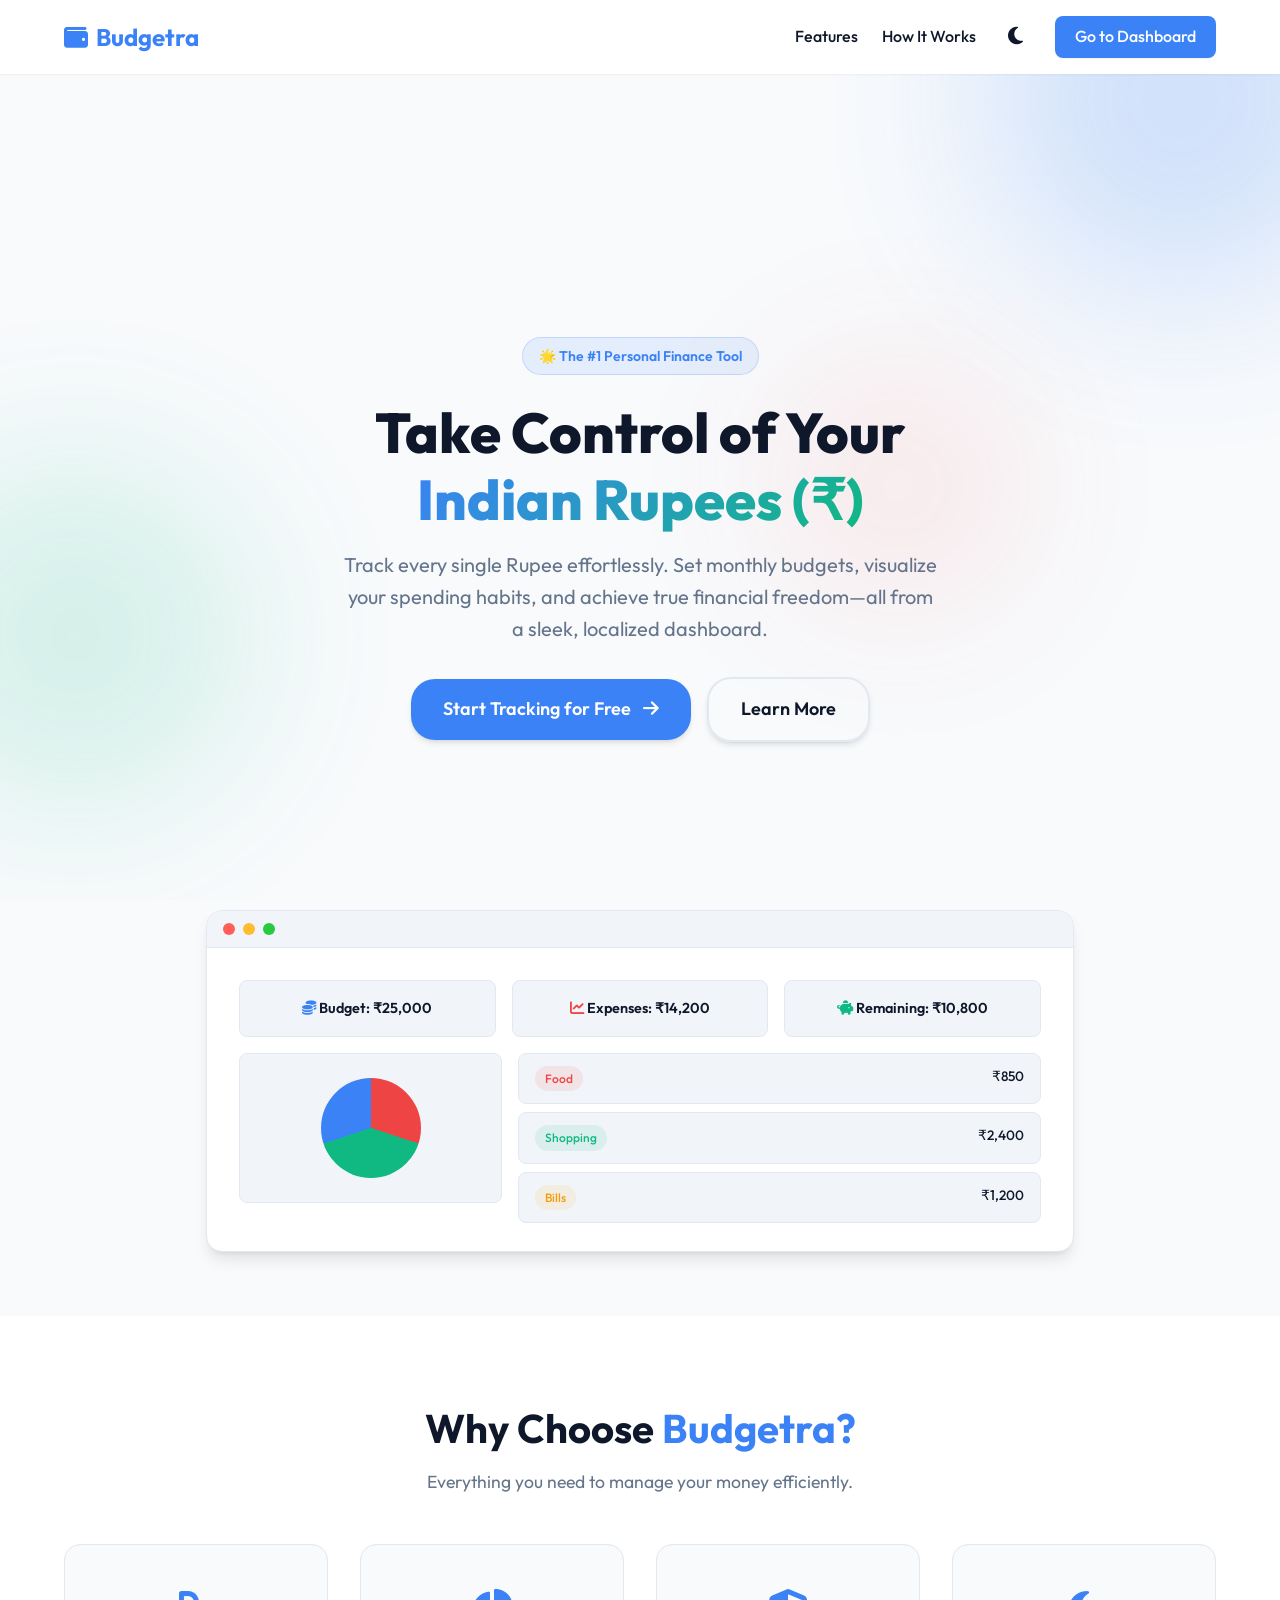
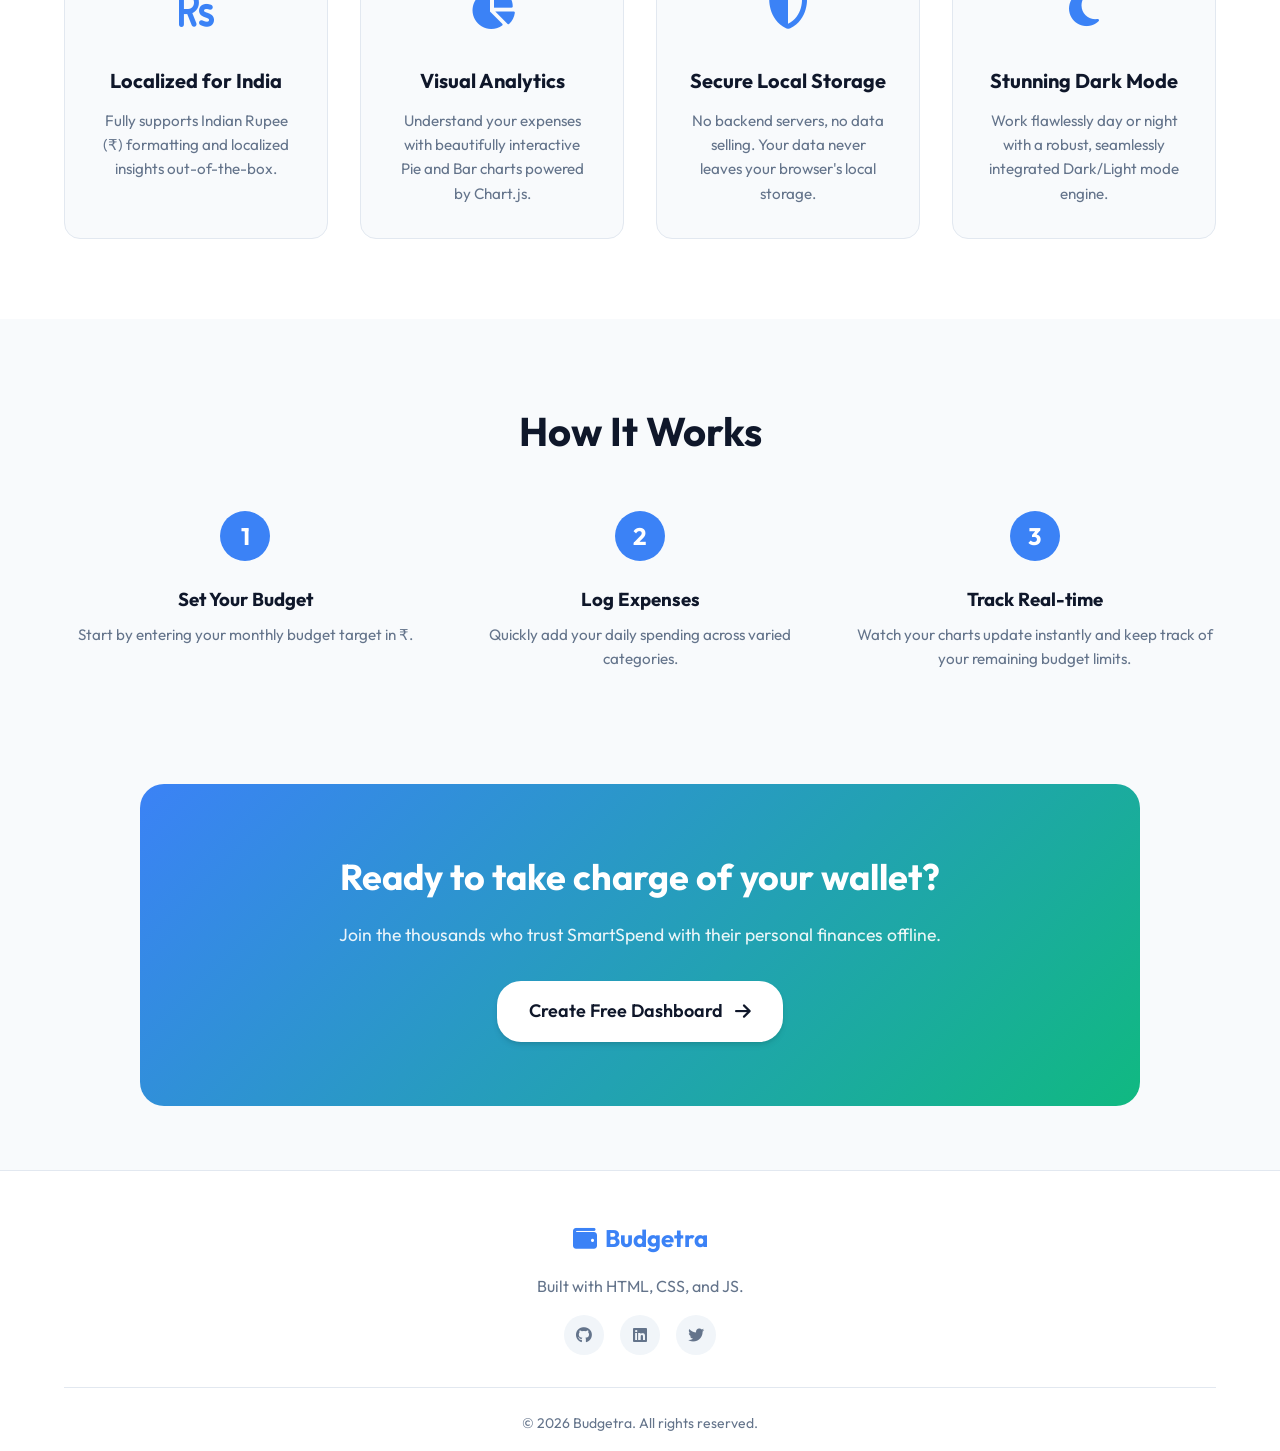
<file: index.html>
<!DOCTYPE html>
<html lang="en">

<head>
    <meta charset="UTF-8">
    <meta name="viewport" content="width=device-width, initial-scale=1.0">
    <title>Budgetra - Your Personal Finance Companion</title>
    <link rel="icon" type="image/svg+xml" href="Assets/logo.svg">
    <!-- Modern Typography -->
    <link href="https://fonts.googleapis.com/css2?family=Outfit:wght@300;400;500;600;700;800&display=swap"
        rel="stylesheet">
    <!-- Font Awesome Icons -->
    <link rel="stylesheet" href="https://cdnjs.cloudflare.com/ajax/libs/font-awesome/6.4.0/css/all.min.css">
    <!-- Main Style -->
    <link rel="stylesheet" href="style.css">
</head>

<body class="landing-body">
    <!-- Header -->
    <header class="navbar">
        <div class="logo">
            <i class="fas fa-wallet" style="color: var(--primary-color)"></i>
            Budgetra
        </div>
        <nav class="nav-links">
            <a href="#features">Features</a>
            <a href="#how-it-works">How It Works</a>
            <button id="themeToggle" class="theme-toggle-btn" aria-label="Toggle Dark Mode">
                <i class="fas fa-moon"></i>
            </button>
            <a href="dashboard.html" class="nav-cta-button">Go to Dashboard</a>
        </nav>
    </header>

    <!-- Main Hero Section -->
    <div class="landing-container">
        <main class="hero">
            <div class="hero-content">
                <div class="badge-pill fade-in-up">🌟 The #1 Personal Finance Tool</div>
                <h1 class="fade-in-up" style="animation-delay: 0.1s;">
                    Take Control of Your <br />
                    <span class="highlight-gradient">Indian Rupees (₹)</span>
                </h1>
                <p class="fade-in-up" style="animation-delay: 0.2s;">
                    Track every single Rupee effortlessly. Set monthly budgets, visualize your spending habits, and
                    achieve true financial freedom—all from a sleek, localized dashboard.
                </p>
                <div class="hero-buttons fade-in-up" style="animation-delay: 0.3s;">
                    <a href="dashboard.html" class="cta-button primary-btn">
                        Start Tracking for Free <i class="fas fa-arrow-right"></i>
                    </a>
                    <a href="#features" class="cta-button secondary-btn">
                        Learn More
                    </a>
                </div>
            </div>
        </main>

        <!-- Background Abstract Shapes Layer -->
        <div class="hero-image-placeholder">
            <div class="abstract-shape shape-1"></div>
            <div class="abstract-shape shape-2"></div>
            <div class="abstract-shape shape-3"></div>
        </div>
    </div>

    <!-- App Preview Image Section -->
    <section class="preview-section fade-in-up" style="animation-delay: 0.5s;">
        <div class="mockup-window">
            <div class="mockup-header">
                <span class="dot red"></span>
                <span class="dot yellow"></span>
                <span class="dot green"></span>
            </div>
            <div class="mockup-body mockup-dashboard">
                <!-- Mockup Grid imitating the dashboard -->
                <div class="mockup-row top-row">
                    <div class="mockup-card"><i class="fas fa-coins text-primary"></i> Budget: ₹25,000</div>
                    <div class="mockup-card"><i class="fas fa-chart-line text-danger"></i> Expenses: ₹14,200</div>
                    <div class="mockup-card"><i class="fas fa-piggy-bank text-success"></i> Remaining: ₹10,800</div>
                </div>
                <div class="mockup-row main-row">
                    <div class="mockup-chart-box">
                        <div class="mockup-pie"></div>
                    </div>
                    <div class="mockup-list-box">
                        <div class="mockup-item"><span class="mock-badge food">Food</span> ₹850</div>
                        <div class="mockup-item"><span class="mock-badge shopping">Shopping</span> ₹2,400</div>
                        <div class="mockup-item"><span class="mock-badge bills">Bills</span> ₹1,200</div>
                    </div>
                </div>
            </div>
        </div>
    </section>

    <!-- Features Section -->
    <section id="features" class="features-section">
        <div class="section-title text-center">
            <h2>Why Choose <span class="highlight">Budgetra?</span></h2>
            <p>Everything you need to manage your money efficiently.</p>
        </div>
        <div class="features-grid">
            <div class="feature-card">
                <div class="feature-icon"><i class="fas fa-rupee-sign"></i></div>
                <h3>Localized for India</h3>
                <p>Fully supports Indian Rupee (₹) formatting and localized insights out-of-the-box.</p>
            </div>
            <div class="feature-card">
                <div class="feature-icon"><i class="fas fa-chart-pie"></i></div>
                <h3>Visual Analytics</h3>
                <p>Understand your expenses with beautifully interactive Pie and Bar charts powered by Chart.js.</p>
            </div>
            <div class="feature-card">
                <div class="feature-icon"><i class="fas fa-shield-alt"></i></div>
                <h3>Secure Local Storage</h3>
                <p>No backend servers, no data selling. Your data never leaves your browser's local storage.</p>
            </div>
            <div class="feature-card">
                <div class="feature-icon"><i class="fas fa-moon"></i></div>
                <h3>Stunning Dark Mode</h3>
                <p>Work flawlessly day or night with a robust, seamlessly integrated Dark/Light mode engine.</p>
            </div>
        </div>
    </section>

    <!-- How It Works Section -->
    <section id="how-it-works" class="steps-section">
        <div class="section-title text-center">
            <h2>How It Works</h2>
        </div>
        <div class="steps-container">
            <div class="step-box">
                <div class="step-num">1</div>
                <h3>Set Your Budget</h3>
                <p>Start by entering your monthly budget target in ₹.</p>
            </div>
            <div class="step-box">
                <div class="step-num">2</div>
                <h3>Log Expenses</h3>
                <p>Quickly add your daily spending across varied categories.</p>
            </div>
            <div class="step-box">
                <div class="step-num">3</div>
                <h3>Track Real-time</h3>
                <p>Watch your charts update instantly and keep track of your remaining budget limits.</p>
            </div>
        </div>
    </section>

    <!-- Call to Action Banner -->
    <section class="cta-banner">
        <h2>Ready to take charge of your wallet?</h2>
        <p>Join the thousands who trust SmartSpend with their personal finances offline.</p>
        <a href="dashboard.html" class="cta-button primary-btn dark-text">Create Free Dashboard <i
                class="fas fa-arrow-right"></i></a>
    </section>

    <!-- Footer -->
    <footer>
        <div class="footer-content">
            <div class="footer-logo">
                <i class="fas fa-wallet"></i> Budgetra
            </div>
            <p>Built with HTML, CSS, and JS.</p>
            <div class="social-links">
                <a href="#"><i class="fab fa-github"></i></a>
                <a href="#"><i class="fab fa-linkedin"></i></a>
                <a href="#"><i class="fab fa-twitter"></i></a>
            </div>
        </div>
        <div class="footer-bottom">
            <p>&copy; 2026 Budgetra. All rights reserved.</p>
        </div>
    </footer>

    <!-- Script -->
    <script src="script.js"></script>
</body>

</html>
</file>
<file: style.css>
:root {
  /* Colors - Light Theme */
  --bg-color: #f8fafc;
  --surface-color: #ffffff;
  --text-primary: #0f172a;
  --text-secondary: #64748b;
  --primary-color: #3b82f6;
  --primary-hover: #2563eb;
  --success-color: #10b981;
  --danger-color: #ef4444;
  --warning-color: #f59e0b;

  --border-color: #e2e8f0;
  --input-bg: #f1f5f9;

  /* Shadows */
  --shadow-sm: 0 1px 2px 0 rgb(0 0 0 / 0.05);
  --shadow-md: 0 4px 6px -1px rgb(0 0 0 / 0.1), 0 2px 4px -2px rgb(0 0 0 / 0.1);
  --shadow-lg: 0 10px 15px -3px rgb(0 0 0 / 0.1), 0 4px 6px -4px rgb(0 0 0 / 0.1);

  /* Border Radius */
  --radius-sm: 0.375rem;
  --radius-md: 0.5rem;
  --radius-lg: 1rem;
  --radius-xl: 1.5rem;

  /* Layout */
  --max-width: 1200px;
}

[data-theme="dark"] {
  /* Colors - Dark Theme */
  --bg-color: #0f172a;
  --surface-color: #1e293b;
  --text-primary: #f8fafc;
  --text-secondary: #94a3b8;
  --primary-color: #3b82f6;
  --primary-hover: #60a5fa;
  --success-color: #10b981;
  --danger-color: #ef4444;
  --warning-color: #fbbf24;

  --border-color: #334155;
  --input-bg: #0f172a;

  --shadow-sm: 0 1px 2px 0 rgb(0 0 0 / 0.3);
  --shadow-md: 0 4px 6px -1px rgb(0 0 0 / 0.3);
  --shadow-lg: 0 10px 15px -3px rgb(0 0 0 / 0.4);
}

* {
  margin: 0;
  padding: 0;
  box-sizing: border-box;
}

body {
  font-family: 'Outfit', sans-serif;
  background-color: var(--bg-color);
  color: var(--text-primary);
  line-height: 1.6;
  transition: background-color 0.3s ease, color 0.3s ease;
}

a {
  text-decoration: none;
  color: inherit;
}

ul {
  list-style: none;
}

/* Navbar */
.navbar {
  display: flex;
  justify-content: space-between;
  align-items: center;
  padding: 1rem 5%;
  background-color: var(--surface-color);
  box-shadow: var(--shadow-sm);
  position: sticky;
  top: 0;
  z-index: 100;
  transition: background-color 0.3s ease;
}

.logo {
  font-size: 1.5rem;
  font-weight: 700;
  color: var(--primary-color);
  display: flex;
  align-items: center;
  gap: 0.5rem;
}

.theme-toggle-btn {
  background: none;
  border: none;
  font-size: 1.25rem;
  color: var(--text-primary);
  cursor: pointer;
  padding: 0.5rem;
  border-radius: 50%;
  transition: background-color 0.2s, color 0.3s ease;
}

.theme-toggle-btn:hover {
  background-color: var(--input-bg);
}

/* Landing Page */
.landing-container {
  min-height: 100vh;
  display: flex;
  flex-direction: column;
}

.hero {
  flex: 1;
  display: flex;
  flex-direction: column;
  justify-content: center;
  align-items: center;
  text-align: center;
  padding: 2rem;
  max-width: 800px;
  margin: 0 auto;
  position: relative;
  z-index: 10;
}

.hero h1 {
  font-size: 3.5rem;
  font-weight: 800;
  margin-bottom: 1rem;
  line-height: 1.2;
}

.highlight {
  color: var(--primary-color);
  position: relative;
  display: inline-block;
}

.hero p {
  font-size: 1.25rem;
  color: var(--text-secondary);
  margin-bottom: 2rem;
  max-width: 600px;
}

.cta-button {
  background-color: var(--primary-color);
  color: white;
  padding: 1rem 2rem;
  border-radius: 50px;
  font-size: 1.125rem;
  font-weight: 600;
  display: inline-flex;
  align-items: center;
  gap: 0.75rem;
  transition: all 0.3s ease;
  box-shadow: var(--shadow-md);
}

.cta-button:hover {
  background-color: var(--primary-hover);
  transform: translateY(-2px);
  box-shadow: var(--shadow-lg);
}

/* Abstract Background Shapes for Landing */
.hero-image-placeholder {
  position: absolute;
  top: 0;
  left: 0;
  width: 100%;
  height: 100%;
  overflow: hidden;
  z-index: 0;
  pointer-events: none;
}

.abstract-shape {
  position: absolute;
  border-radius: 50%;
  filter: blur(80px);
  opacity: 0.5;
}

.shape-1 {
  width: 400px;
  height: 400px;
  background: rgba(59, 130, 246, 0.4);
  top: -100px;
  right: -100px;
}

.shape-2 {
  width: 350px;
  height: 350px;
  background: rgba(16, 185, 129, 0.3);
  bottom: 10%;
  left: -100px;
}

.shape-3 {
  width: 250px;
  height: 250px;
  background: rgba(239, 68, 68, 0.2);
  top: 40%;
  right: 20%;
}

[data-theme="dark"] .abstract-shape {
  opacity: 0.2;
}


/* Dashboard Layout */
.dashboard-container {
  max-width: var(--max-width);
  margin: 2rem auto;
  padding: 0 1.5rem;
}

.summary-cards {
  display: grid;
  grid-template-columns: repeat(auto-fit, minmax(240px, 1fr));
  gap: 1.5rem;
  margin-bottom: 2rem;
}

.card {
  background-color: var(--surface-color);
  border-radius: var(--radius-lg);
  box-shadow: var(--shadow-md);
  padding: 1.5rem;
  border: 1px solid var(--border-color);
  transition: background-color 0.3s ease, border-color 0.3s ease;
}

.summary-card {
  display: flex;
  align-items: center;
  gap: 1.5rem;
}

.card-icon {
  width: 60px;
  height: 60px;
  border-radius: 50%;
  background-color: rgba(59, 130, 246, 0.1);
  color: var(--primary-color);
  display: flex;
  justify-content: center;
  align-items: center;
  font-size: 1.75rem;
}

.card-icon.bg-danger {
  background-color: rgba(239, 68, 68, 0.1);
  color: var(--danger-color);
}

.card-icon.bg-success {
  background-color: rgba(16, 185, 129, 0.1);
  color: var(--success-color);
}

.card-content h3 {
  font-size: 0.9rem;
  text-transform: uppercase;
  letter-spacing: 0.5px;
  color: var(--text-secondary);
  font-weight: 600;
  margin-bottom: 0.25rem;
}

.card-content h2 {
  font-size: 1.75rem;
  font-weight: 700;
}

.budget-input-group {
  display: flex;
  align-items: center;
  gap: 0.5rem;
  margin-top: 0.5rem;
}

.budget-input-group span {
  font-weight: 600;
}

.budget-input-group input {
  width: 100px;
  padding: 0.4rem 0.5rem;
  border: 1px solid var(--border-color);
  border-radius: var(--radius-sm);
  background-color: var(--input-bg);
  color: var(--text-primary);
  font-family: inherit;
  transition: background-color 0.3s ease, color 0.3s ease, border-color 0.2s;
}

#saveBudgetBtn, #saveSavingsBtn {
  background-color: var(--primary-color);
  color: white;
  border: none;
  padding: 0.4rem 0.8rem;
  border-radius: var(--radius-sm);
  cursor: pointer;
  font-family: inherit;
  font-weight: 500;
}

#saveBudgetBtn:hover, #saveSavingsBtn:hover {
  background-color: var(--primary-hover);
}

.warning-text {
  color: var(--danger-color);
  font-size: 0.875rem;
  font-weight: 600;
  margin-top: 0.25rem;
}

.warning-text.hidden {
  display: none;
}


/* Dashboard Grid */
.dashboard-grid {
  display: grid;
  grid-template-columns: repeat(auto-fit, minmax(320px, 1fr));
  gap: 1.5rem;
}

.card-header {
  border-bottom: 1px solid var(--border-color);
  padding-bottom: 1rem;
  margin-bottom: 1.5rem;
}

.card-header.flex-between {
  display: flex;
  justify-content: space-between;
  align-items: center;
}

.card-header h2 {
  font-size: 1.25rem;
  font-weight: 600;
  display: flex;
  align-items: center;
  gap: 0.5rem;
}

/* Forms */
.form-group {
  margin-bottom: 1.25rem;
}

.form-group label {
  display: block;
  font-size: 0.875rem;
  font-weight: 500;
  margin-bottom: 0.5rem;
  color: var(--text-secondary);
}

.form-group input,
.form-group select {
  width: 100%;
  padding: 0.75rem 1rem;
  border: 1px solid var(--border-color);
  border-radius: var(--radius-md);
  background-color: var(--input-bg);
  color: var(--text-primary);
  font-family: inherit;
  font-size: 1rem;
  transition: background-color 0.3s ease, color 0.3s ease, border-color 0.2s;
}

.form-group input:focus,
.form-group select:focus {
  outline: none;
  border-color: var(--primary-color);
  box-shadow: 0 0 0 3px rgba(59, 130, 246, 0.1);
}

.btn-primary {
  width: 100%;
  background-color: var(--primary-color);
  color: white;
  border: none;
  padding: 0.875rem;
  border-radius: var(--radius-md);
  font-size: 1rem;
  font-weight: 600;
  cursor: pointer;
  transition: background-color 0.2s;
  font-family: inherit;
}

.btn-primary:hover {
  background-color: var(--primary-hover);
}

/* Charts Card */
.charts-card {
  margin-top: 1.5rem;
}

.chart-container {
  height: 250px;
  position: relative;
  width: 100%;
}

.mt-4 {
  margin-top: 1.5rem;
}

/* Actions and Filters */
.btn-danger-outline {
  background: transparent;
  color: var(--danger-color);
  border: 1px solid var(--danger-color);
  padding: 0.5rem 1rem;
  border-radius: var(--radius-sm);
  cursor: pointer;
  font-size: 0.875rem;
  display: flex;
  align-items: center;
  gap: 0.4rem;
  transition: all 0.2s;
}

.btn-danger-outline:hover {
  background: var(--danger-color);
  color: white;
}

.filters-container {
  display: flex;
  gap: 1rem;
  margin-bottom: 1.5rem;
}

@media (max-width: 600px) {
  .filters-container {
    flex-direction: column;
  }
}

.search-box {
  flex: 1;
  position: relative;
}

.search-box i {
  position: absolute;
  left: 1rem;
  top: 50%;
  transform: translateY(-50%);
  color: var(--text-secondary);
}

.search-box input {
  width: 100%;
  padding: 0.6rem 1rem 0.6rem 2.5rem;
  border: 1px solid var(--border-color);
  border-radius: var(--radius-md);
  background-color: var(--input-bg);
  color: var(--text-primary);
  font-family: inherit;
  transition: background-color 0.3s ease, color 0.3s ease, border-color 0.2s;
}

.filters-container select {
  padding: 0.6rem 1rem;
  border: 1px solid var(--border-color);
  border-radius: var(--radius-md);
  background-color: var(--input-bg);
  color: var(--text-primary);
  font-family: inherit;
  min-width: 150px;
  transition: background-color 0.3s ease, color 0.3s ease, border-color 0.2s;
}

/* Table */
.table-responsive {
  overflow-x: auto;
}

table {
  width: 100%;
  border-collapse: collapse;
}

th,
td {
  padding: 1rem;
  text-align: left;
  border-bottom: 1px solid var(--border-color);
}

th {
  font-weight: 600;
  color: var(--text-secondary);
  text-transform: uppercase;
  font-size: 0.875rem;
  letter-spacing: 0.5px;
}

tbody tr {
  transition: background-color 0.2s;
}

tbody tr:hover {
  background-color: var(--input-bg);
}

.category-badge {
  display: inline-block;
  padding: 0.25rem 0.75rem;
  border-radius: 999px;
  font-size: 0.8rem;
  font-weight: 500;
  transition: background-color 0.3s ease, color 0.3s ease;
}

.badge-food {
  background-color: rgba(239, 68, 68, 0.1);
  color: #ef4444;
}

.badge-travel {
  background-color: rgba(59, 130, 246, 0.1);
  color: #3b82f6;
}

.badge-shopping {
  background-color: rgba(16, 185, 129, 0.1);
  color: #10b981;
}

.badge-bills {
  background-color: rgba(245, 158, 11, 0.1);
  color: #f59e0b;
}

.badge-entertainment {
  background-color: rgba(139, 92, 246, 0.1);
  color: #8b5cf6;
}

.badge-other {
  background-color: rgba(100, 116, 139, 0.1);
  color: #64748b;
}

[data-theme="dark"] .badge-food {
  background-color: rgba(239, 68, 68, 0.2);
  color: #fca5a5;
}

[data-theme="dark"] .badge-travel {
  background-color: rgba(59, 130, 246, 0.2);
  color: #93c5fd;
}

[data-theme="dark"] .badge-shopping {
  background-color: rgba(16, 185, 129, 0.2);
  color: #6ee7b7;
}

[data-theme="dark"] .badge-bills {
  background-color: rgba(245, 158, 11, 0.2);
  color: #fcd34d;
}

[data-theme="dark"] .badge-entertainment {
  background-color: rgba(139, 92, 246, 0.2);
  color: #c4b5fd;
}

[data-theme="dark"] .badge-other {
  background-color: rgba(100, 116, 139, 0.2);
  color: #cbd5e1;
}

.amount {
  font-weight: 600;
}

.btn-delete {
  background: none;
  border: none;
  color: var(--danger-color);
  cursor: pointer;
  padding: 0.5rem;
  border-radius: var(--radius-sm);
  transition: background-color 0.2s;
}

.btn-delete:hover {
  background-color: rgba(239, 68, 68, 0.1);
}

.no-data-msg {
  text-align: center;
  padding: 3rem 1rem;
  color: var(--text-secondary);
}

.no-data-msg img {
  margin-bottom: 1rem;
}

.no-data-msg p {
  font-size: 1.125rem;
}

.hidden {
  display: none !important;
}

/* --- Added Landing Page & Extra Elements Styles --- */

.landing-body {
  overflow-x: hidden;
  scroll-behavior: smooth;
}

.nav-links {
  display: flex;
  align-items: center;
  gap: 1.5rem;
}

.nav-links a {
  font-weight: 500;
  transition: color 0.2s;
}

.nav-links a:hover {
  color: var(--primary-color);
}

.nav-cta-button {
  background-color: var(--primary-color);
  color: white !important;
  padding: 0.5rem 1.25rem;
  border-radius: var(--radius-md);
  box-shadow: var(--shadow-sm);
}

.nav-cta-button:hover {
  background-color: var(--primary-hover);
}

.badge-pill {
  display: inline-block;
  background-color: rgba(59, 130, 246, 0.1);
  color: var(--primary-color);
  padding: 0.4rem 1rem;
  border-radius: 50px;
  font-weight: 600;
  font-size: 0.875rem;
  margin-bottom: 1.5rem;
  border: 1px solid rgba(59, 130, 246, 0.2);
}

.highlight-gradient {
  background: linear-gradient(135deg, var(--primary-color), var(--success-color));
  -webkit-background-clip: text;
  -webkit-text-fill-color: transparent;
  background-clip: text;
}

.hero-content {
  margin-top: 4rem;
  margin-bottom: 2rem;
}

.hero-buttons {
  display: flex;
  gap: 1rem;
  justify-content: center;
  align-items: center;
}

.primary-btn {
  background-color: var(--primary-color);
  color: white;
  padding: 1rem 2rem;
  border-radius: var(--radius-xl);
  font-size: 1.125rem;
  font-weight: 600;
  display: inline-flex;
  align-items: center;
  gap: 0.75rem;
  transition: all 0.3s ease;
  box-shadow: var(--shadow-md);
}

.primary-btn:hover {
  background-color: var(--primary-hover);
  transform: translateY(-2px);
  box-shadow: var(--shadow-lg);
}

.secondary-btn {
  background-color: transparent;
  color: var(--text-primary);
  border: 2px solid var(--border-color);
  padding: 1rem 2rem;
  border-radius: var(--radius-xl);
  font-size: 1.125rem;
  font-weight: 600;
  transition: all 0.3s;
}

.secondary-btn:hover {
  border-color: var(--primary-color);
  color: var(--primary-color);
}

/* Animations */
.fade-in-up {
  animation: fadeInUp 0.8s cubic-bezier(0.165, 0.84, 0.44, 1) forwards;
  opacity: 0;
  transform: translateY(20px);
}

@keyframes fadeInUp {
  to {
    opacity: 1;
    transform: translateY(0);
  }
}

/* Mac Mockup Window */
.preview-section {
  max-width: 900px;
  margin: -4rem auto 4rem auto;
  padding: 0 1rem;
  position: relative;
  z-index: 10;
}

.mockup-window {
  background-color: var(--surface-color);
  border-radius: var(--radius-lg);
  box-shadow: var(--shadow-lg);
  border: 1px solid var(--border-color);
  overflow: hidden;
  transition: background-color 0.3s ease, border-color 0.3s ease;
}

.mockup-header {
  background-color: var(--input-bg);
  padding: 0.75rem 1rem;
  display: flex;
  gap: 0.5rem;
  border-bottom: 1px solid var(--border-color);
  transition: background-color 0.3s ease, border-color 0.3s ease;
}

.dot {
  width: 12px;
  height: 12px;
  border-radius: 50%;
}

.red {
  background-color: #ff5f56;
}

.yellow {
  background-color: #ffbd2e;
}

.green {
  background-color: #27c93f;
}

.mockup-body {
  padding: 2rem;
}

.mockup-row {
  display: flex;
  justify-content: space-between;
  gap: 1rem;
  margin-bottom: 1rem;
}

.mockup-card {
  flex: 1;
  background-color: var(--input-bg);
  padding: 1rem;
  border-radius: var(--radius-md);
  font-weight: 600;
  font-size: 0.9rem;
  text-align: center;
  border: 1px solid var(--border-color);
  transition: background-color 0.3s ease, border-color 0.3s ease;
}

.text-primary {
  color: var(--primary-color);
}

.text-danger {
  color: var(--danger-color);
}

.text-success {
  color: var(--success-color);
}

.main-row {
  height: 150px;
}

.mockup-chart-box {
  flex: 1;
  background-color: var(--input-bg);
  border-radius: var(--radius-md);
  display: flex;
  align-items: center;
  justify-content: center;
  border: 1px solid var(--border-color);
  transition: background-color 0.3s ease, border-color 0.3s ease;
}

.mockup-pie {
  width: 100px;
  height: 100px;
  border-radius: 50%;
  background: conic-gradient(var(--danger-color) 0% 30%,
      var(--success-color) 30% 70%,
      var(--primary-color) 70% 100%);
}

.mockup-list-box {
  flex: 2;
  display: flex;
  flex-direction: column;
  gap: 0.5rem;
}

.mockup-item {
  background-color: var(--input-bg);
  padding: 0.75rem 1rem;
  border-radius: var(--radius-md);
  display: flex;
  justify-content: space-between;
  border: 1px solid var(--border-color);
  font-weight: 500;
  font-size: 0.85rem;
  transition: background-color 0.3s ease, border-color 0.3s ease;
}

.mock-badge {
  padding: 0.2rem 0.6rem;
  border-radius: 50px;
  font-size: 0.75rem;
}

.food {
  background: rgba(239, 68, 68, 0.1);
  color: var(--danger-color);
}

.shopping {
  background: rgba(16, 185, 129, 0.1);
  color: var(--success-color);
}

.bills {
  background: rgba(245, 158, 11, 0.1);
  color: var(--warning-color);
}

/* Features */
.features-section {
  padding: 5rem 5%;
  background-color: var(--surface-color);
}

.section-title {
  margin-bottom: 3rem;
  text-align: center;
}

.section-title h2 {
  font-size: 2.5rem;
  font-weight: 700;
  margin-bottom: 0.5rem;
}

.section-title p {
  color: var(--text-secondary);
  font-size: 1.1rem;
}

.features-grid {
  display: grid;
  grid-template-columns: repeat(auto-fit, minmax(220px, 1fr));
  gap: 2rem;
  max-width: var(--max-width);
  margin: 0 auto;
}

.feature-card {
  background: var(--bg-color);
  padding: 2rem;
  border-radius: var(--radius-lg);
  border: 1px solid var(--border-color);
  text-align: center;
  transition: transform 0.3s;
}

.feature-card:hover {
  transform: translateY(-5px);
}

.feature-icon {
  font-size: 2.5rem;
  color: var(--primary-color);
  margin-bottom: 1.5rem;
}

.feature-card h3 {
  font-size: 1.25rem;
  margin-bottom: 0.75rem;
}

.feature-card p {
  color: var(--text-secondary);
  font-size: 0.95rem;
}

/* Steps section */
.steps-section {
  padding: 5rem 5%;
}

.steps-container {
  display: flex;
  flex-wrap: wrap;
  justify-content: center;
  gap: 2rem;
  max-width: var(--max-width);
  margin: 0 auto;
}

.step-box {
  flex: 1;
  min-width: 250px;
  text-align: center;
  position: relative;
}

.step-num {
  width: 50px;
  height: 50px;
  background-color: var(--primary-color);
  color: white;
  border-radius: 50%;
  display: flex;
  align-items: center;
  justify-content: center;
  font-size: 1.5rem;
  font-weight: 700;
  margin: 0 auto 1.5rem auto;
}

.step-box h3 {
  margin-bottom: 0.5rem;
}

.step-box p {
  color: var(--text-secondary);
  font-size: 0.95rem;
}

/* CTA Banner */
.cta-banner {
  background: linear-gradient(135deg, var(--primary-color), var(--success-color));
  color: white;
  text-align: center;
  padding: 4rem 2rem;
  border-radius: var(--radius-xl);
  max-width: 1000px;
  margin: 2rem auto;
}

.cta-banner h2 {
  font-size: 2.25rem;
  margin-bottom: 1rem;
}

.cta-banner p {
  font-size: 1.1rem;
  margin-bottom: 2rem;
  opacity: 0.9;
}

.cta-banner .cta-button {
  background: white;
  color: #0f172a !important;
}

.cta-banner .cta-button:hover {
  transform: translateY(-2px);
  box-shadow: var(--shadow-lg);
}

/* Footer */
footer {
  background-color: var(--surface-color);
  border-top: 1px solid var(--border-color);
  padding: 3rem 5% 1rem 5%;
  margin-top: 4rem;
}

.footer-content {
  display: flex;
  flex-direction: column;
  align-items: center;
  gap: 1rem;
  margin-bottom: 2rem;
}

.footer-logo {
  font-size: 1.5rem;
  font-weight: 700;
  color: var(--primary-color);
  display: flex;
  align-items: center;
  gap: 0.5rem;
}

.footer-content p {
  color: var(--text-secondary);
}

.social-links {
  display: flex;
  gap: 1rem;
}

.social-links a {
  width: 40px;
  height: 40px;
  border-radius: 50%;
  background-color: var(--input-bg);
  display: flex;
  align-items: center;
  justify-content: center;
  color: var(--text-secondary);
  transition: all 0.2s;
}

.social-links a:hover {
  background-color: var(--primary-color);
  color: white;
}

.footer-bottom {
  text-align: center;
  padding-top: 1.5rem;
  border-top: 1px solid var(--border-color);
  color: var(--text-secondary);
  font-size: 0.875rem;
}
</file>
